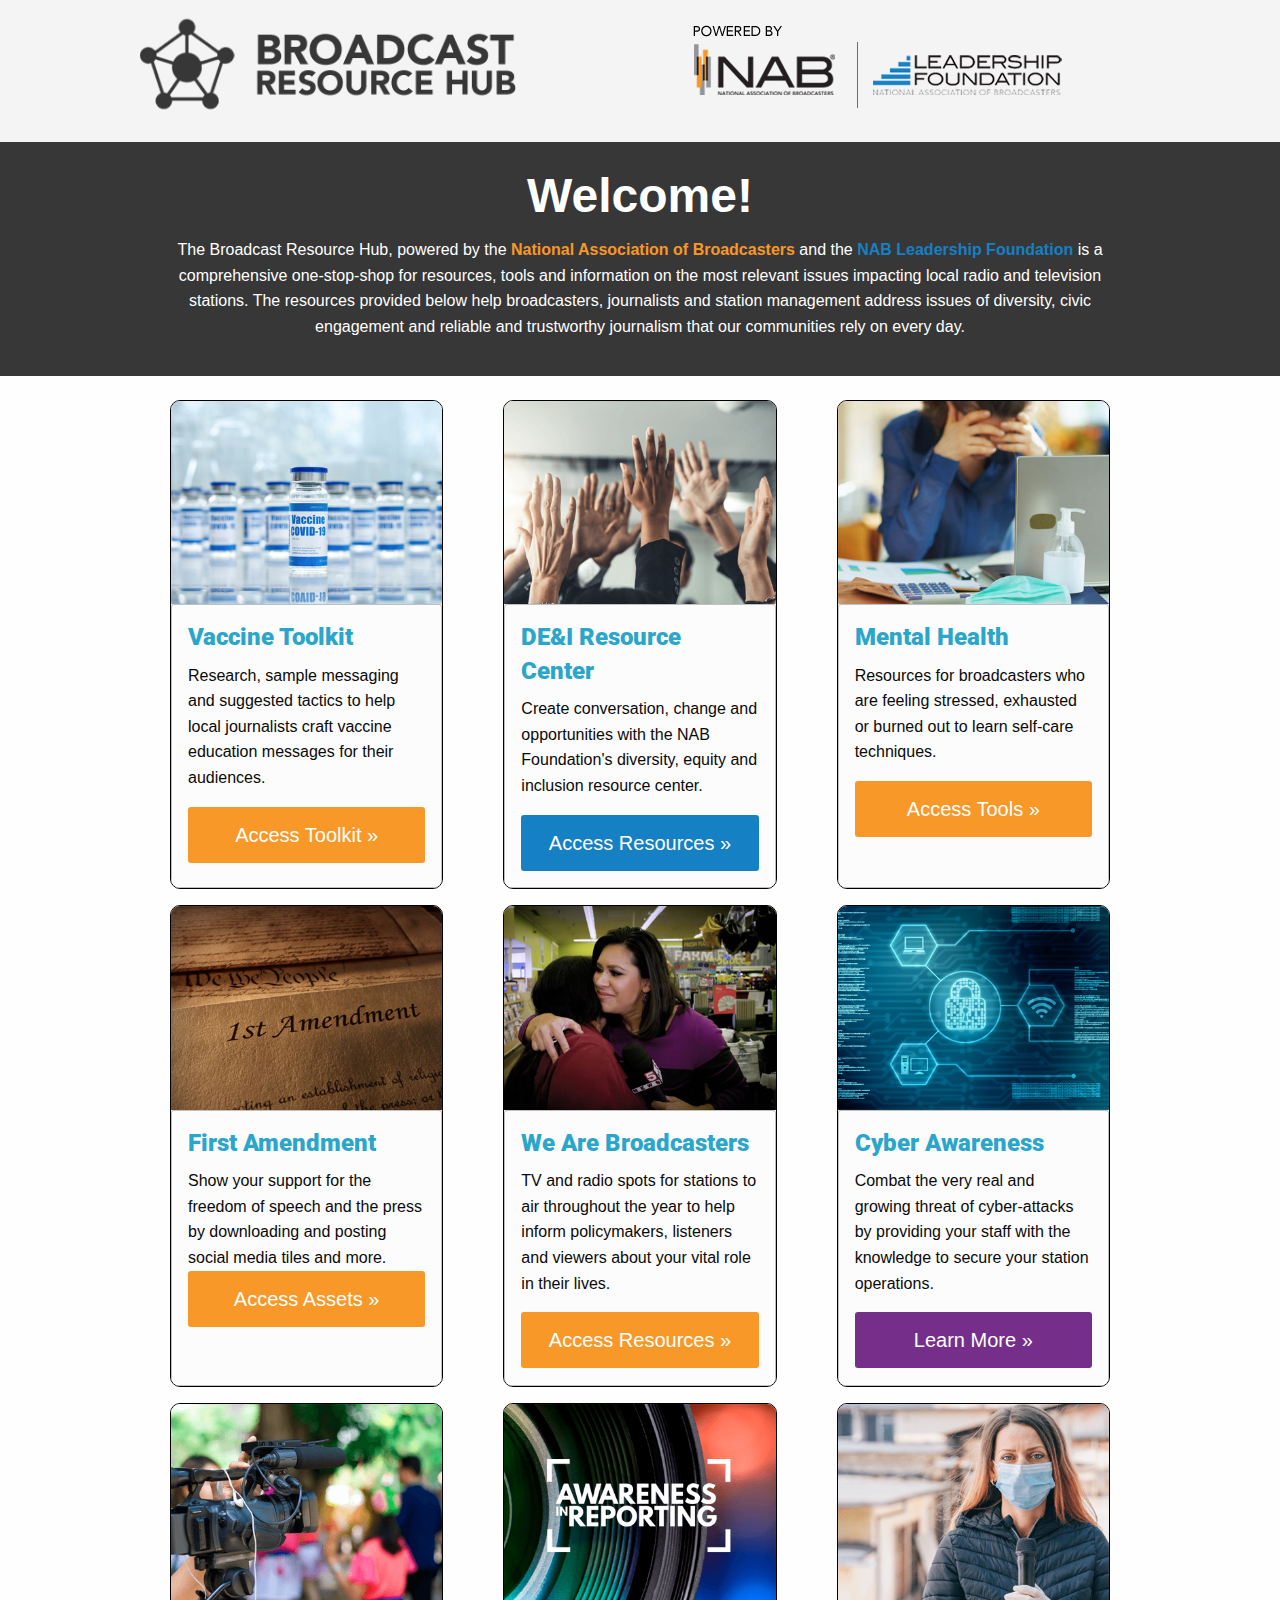
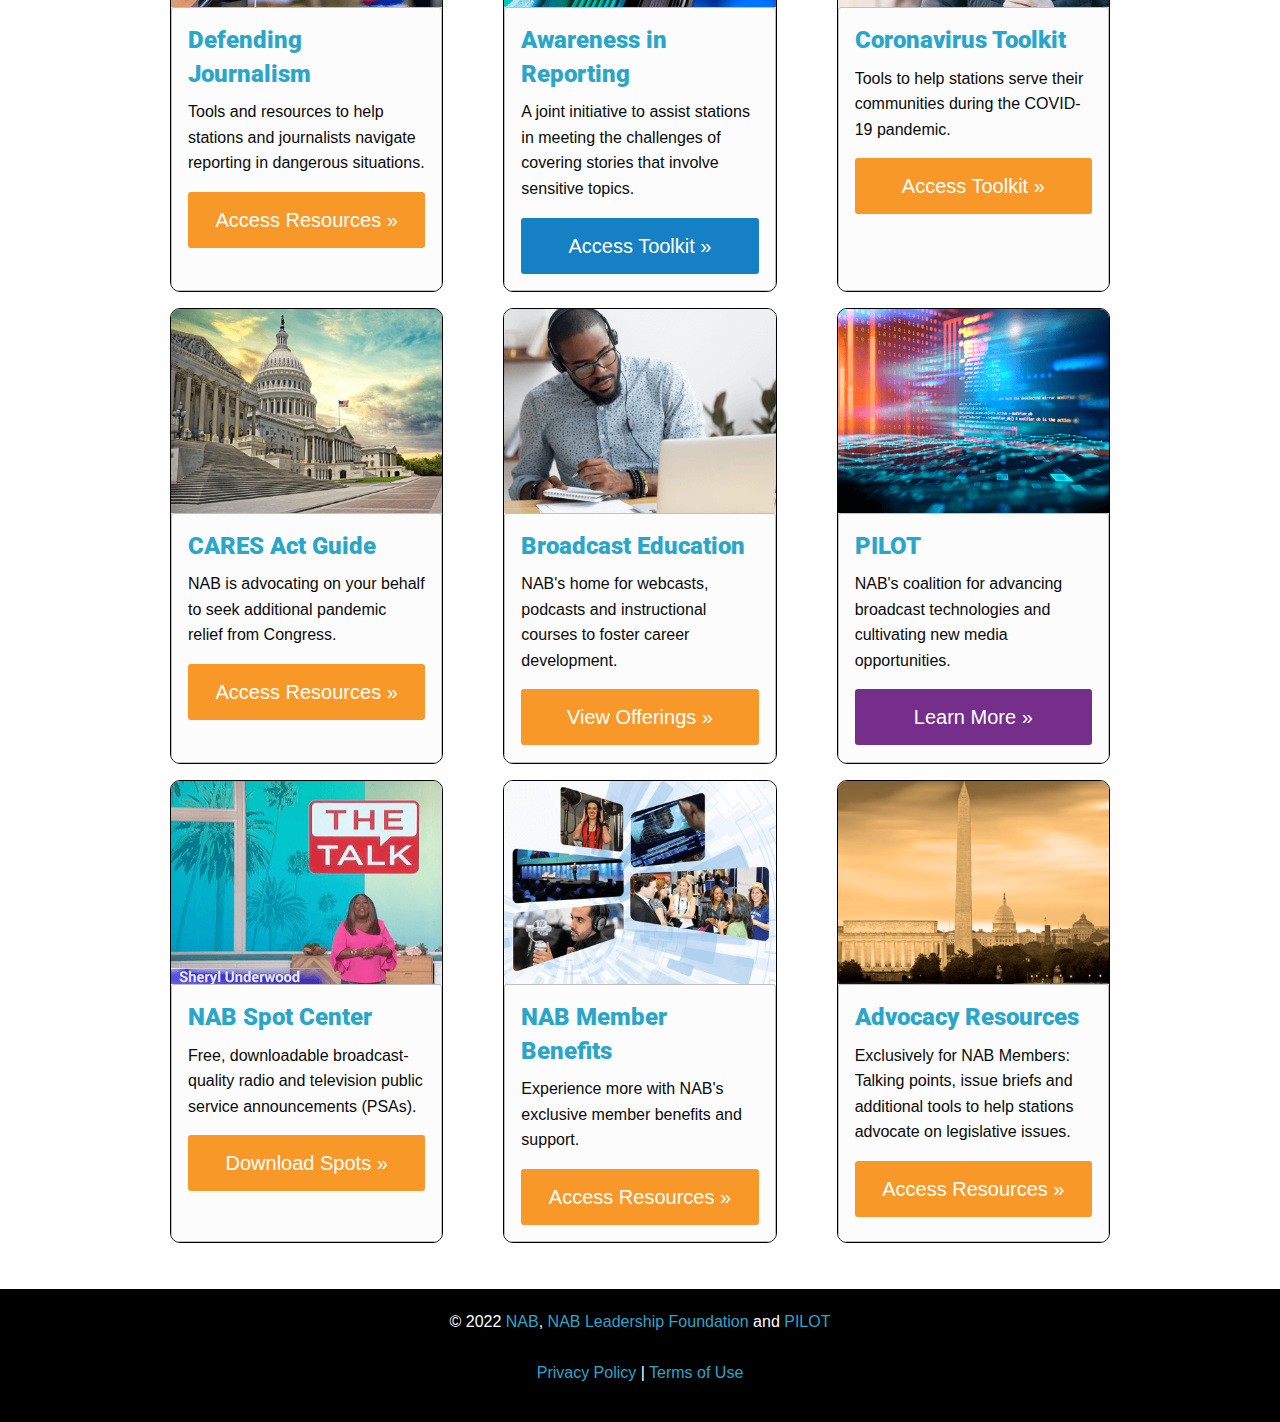
<file: DebugBRH/index.html>
<!doctype html>
<html class="no-js" lang="en" dir="ltr">
<head>
<meta charset="utf-8">
<meta http-equiv="x-ua-compatible" content="ie=edge">
<meta name="viewport" content="width=device-width, initial-scale=1.0">

<meta name="description" content="The Broadcast Resource Hub, powered by NAB and the NAB Leadership Foundation is a comprehensive one-stop-shop for resources, tools and information  on the most relevant issues impacting local radio and television stations. The resources provided below help broadcasters, journalists and station management address issues of diversity, civic engagement and reliable and trustworthy journalism that our communities rely on every day.">
<meta name="keywords" content="">
<meta name="author" content="NAB and NAB Leadership Foundation">

<!--TWITTER SUMMARY CARD-->
<meta name="twitter:card" content="summary_large_image">
<meta name="twitter:title" content="Broadcast Resource Hub">
 
<!--OPEN SOURCE CARD-->
<meta property="og:title" content="Broadcast Resource Hub">
<meta property="og:site_name" content="NAB and NAB Leadership Foundation">
<meta property="og:url" content="http://www.broadcastresourcehub.com">
<meta property="og:description" content="The Broadcast Resource Hub, powered by NAB and the NAB Leadership Foundation is a comprehensive one-stop-shop for resources, tools and information  on the most relevant issues impacting local radio and television stations. The resources provided below help broadcasters, journalists and station management address issues of diversity, civic engagement and reliable and trustworthy journalism that our communities rely on every day.">
<meta property="og:type" content="website">
<meta property="og:image" content="http://www.broadcastresourcehub.com/images/brh_og.png">
<title>Broadcast Resource Hub | Powered by NAB and NAB Foundation</title>
<link rel="stylesheet" href="css/app.css">
<link rel="stylesheet" href="css/foundation.css">
<link rel="stylesheet" href="https://fonts.googleapis.com/css2?family=Nunito:wght@300;400&family=Roboto:wght@900&display=swap">

</head>
<body>

<!-- BRANDING BAR -->
<div class="grid-container-fluid brandingBar">
<div class="grid-container">
<div class="grid-x grid-margin-x grid-padding-x">
<div class="large-6 brandingBarLeft">
<img src="images/brhLogo.png" alt="Broadcast Resource Hub" title="Broadcast Resource Hub">
</div>

<div class="large-6 brandingBarRight">
<img src="images/poweredBy.png" alt="Powered by NAB and NAB Foundation" title="Powered by NAB and NAB Foundation">
</div>
</div>
</div>
</div>
</div>


<!-- INTRO COPY -->
<div class="grid-container-fluid introBox">
<div class="grid-container">
<div class="grid-x grid-padding-x grid-margin-x">
<div class="large-12 cell introBox">
<h1><b>Welcome!</b></h1>
<p>The Broadcast Resource Hub, powered by the <a href="https://www.nab.org" target="_blank" class="intronab"><strong>National Association of Broadcasters</strong></a> and the <a href="https://www.nabfoundation.org" target="_blank" class="intronablf"><strong>NAB Leadership Foundation</strong></a> is a comprehensive one-stop-shop for resources, tools and information  on the most relevant issues impacting local radio and television stations. The resources provided below help broadcasters, journalists and station management address issues of diversity, civic engagement and reliable and trustworthy journalism that our communities rely on every day.</p>
</div>
</div>
</div>
</div>
<br>

<!-- CARD CONTAINER -->
<div class="grid-container">
<div class="grid-x grid-padding-x grid-margin-x" data-equalizer data-equalize-by-row="true" data-equalize-on="medium" id="test-eq">

<!-- INDIVIDUAL CARDS -->

<div class="large-4 medium-6 small-12 cell">
<div class="basic-card">
<div class="basic-card-image grow">
<a href="https://www.nab.org/vaccine/" target="_blank"><img src="images/vaccine.jpg"></a></div>
<div class="basic-card-content content callout secondary" data-equalizer-watch>
<h2 class="card-title"><a href="https://www.nab.org/vaccine" target="_blank">Vaccine Toolkit</a></h2>
<p>Research, sample messaging and suggested tactics to help local journalists craft vaccine education messages for their audiences.</p>

<a href="https://www.nab.org/vaccine" target="_blank" class="button nab expanded large">Access Toolkit &#187;</a>
</div>
</div>
</div>


<div class="large-4 medium-6 small-12 cell">
<div class="basic-card">
<div class="basic-card-image grow">
<a href="https://www.nabfoundation.org/diversity" target="_blank"><img src="images/diversity.png"></a></div>
<div class="basic-card-content content callout secondary" data-equalizer-watch>
<h2 class="card-title"><a href="https://www.nabfoundation.org/diversity" target="_blank">DE&amp;I Resource Center</a></h2>
<p>Create conversation, change and opportunities with the NAB Foundation's diversity, equity and inclusion resource center.</p>

<a href="https://www.nabfoundation.org/diversity" target="_blank" class="button nablf expanded large">Access Resources &#187;</a>

</div>
</div>
</div>

<div class="large-4 medium-6 small-12 cell">
<div class="basic-card">
<div class="basic-card-image grow">
<a href="https://www.nab.org/journalistsmentalHealth/" target="_blank"><img src="images/mentalHealth.jpg"></a></div>
<div class="basic-card-content content callout secondary" data-equalizer-watch>
<h2 class="card-title"><a href="https://www.nab.org/journalistsmentalHealth/" target="_blank">Mental Health</a></h2>
<p>Resources for broadcasters who are feeling stressed, exhausted or burned out to learn self-care techniques.</p>

<a href="https://www.nab.org/journalistsmentalHealth/" target="_blank" class="button nab expanded large">Access Tools &#187;</a>
</div>
</div>
</div>


<div class="large-4 medium-6 small-12 cell">
<div class="basic-card">
<div class="basic-card-image grow">
<a href="https://www.wearebroadcasters.com/firstAmendment/" target="_blank"><img src="images/firstAmendment.jpg"></a></div>
<div class="basic-card-content content callout secondary" data-equalizer-watch>
<h2 class="card-title"><a href="https://www.wearebroadcasters.com/firstAmendment/" target="_blank">First Amendment</a></h2>
<p>Show your support for the freedom of speech and the press by downloading and posting social media tiles and more.

<a href="https://www.wearebroadcasters.com/firstAmendment/" target="_blank" class="button nab expanded large">Access Assets &#187;</a>
</div>
</div>
</div>


<div class="large-4 medium-6 small-12 cell">
<div class="basic-card">
<div class="basic-card-image grow">
<a href="https://www.wearebroadcasters.com/resources/default.asp" target="_blank"><img src="images/wabSpots.jpg"></a></div>
<div class="basic-card-content content callout secondary" data-equalizer-watch>
<h2 class="card-title"><a href="https://www.wearebroadcasters.com/resources/default.asp" target="_blank">We Are Broadcasters</a></h2>
<p>TV and radio spots for stations to air throughout the year to help inform policymakers, listeners and viewers about your vital role in their lives.</p>

<a href="https://www.wearebroadcasters.com/resources" target="_blank" class="button nab expanded large">Access Resources &#187;</a>

</div>
</div>
</div>

<div class="large-4 medium-6 small-12 cell">
<div class="basic-card">
<div class="basic-card-image grow">
<a href="https://nab.org/cybersecurity"><img src="images/cyber.png"></a></div>
<div class="basic-card-content content callout secondary" data-equalizer-watch>
<h2 class="card-title"><a href="https://nab.org/cybersecurity">Cyber Awareness</a></h2>
<p>Combat the very real and growing threat of cyber-attacks by providing your staff with the knowledge to secure your station operations.</p>

<a href="https://nab.org/cybersecurity" class="button pilot expanded large">Learn More &#187;</a>

</div>
</div>
</div>

<div class="large-4 medium-6 small-12 cell">
<div class="basic-card">
<div class="basic-card-image grow">
<a href="https://www.nab.org/journalism" target="_blank"><img src="images/defendingJournalism.png"></a></div>
<div class="basic-card-content content callout secondary" data-equalizer-watch>
<h2 class="card-title"><a href="https://www.nab.org/journalism" target="_blank">Defending Journalism</a></h2>
<p>Tools and resources to help stations and journalists navigate reporting in dangerous situations.</p>

<a href="https://www.nab.org/journalism" target="_blank" class="button nab expanded large">Access Resources &#187;</a>

</div>
</div>
</div>

<div class="large-4 medium-6 small-12 cell">
<div class="basic-card">
<div class="basic-card-image grow">
<a href="http://www.awarenessinreporting.org/" target="_blank"><img src="images/air.png"></a></div>
<div class="basic-card-content content callout secondary" data-equalizer-watch>
<h2 class="card-title"><a href="http://www.awarenessinreporting.org/" target="_blank">Awareness in Reporting</a></h2>
<p>A joint initiative to assist stations in meeting the challenges of covering stories that involve sensitive topics.</p>

<a href="http://www.awarenessinreporting.org" target="_blank" class="button nablf expanded large">Access Toolkit &#187;</a>

</div>
</div>
</div>

<div class="large-4 medium-6 small-12 cell">
<div class="basic-card">
<div class="basic-card-image grow">
<a href="https://www.nab.org/coronavirus" target="_blank"><img src="images/coronavirus.png"></a></div>
<div class="basic-card-content content callout secondary" data-equalizer-watch>
<h2 class="card-title"><a href="https://www.nab.org/coronavirus" target="_blank">Coronavirus Toolkit</a></h2>
<p>Tools to help stations serve their communities during the COVID-19 pandemic.</p>

<a href="https://www.nab.org/coronavirus" target="_blank" class="button nab expanded large">Access Toolkit &#187;</a>

</div>
</div>
</div>


<div class="large-4 medium-6 small-12 cell">
<div class="basic-card">
<div class="basic-card-image grow">
<a href="https://www.nab.org/stimulus" target="_blank"><img src="images/caresAct.png"></a></div>
<div class="basic-card-content content callout secondary" data-equalizer-watch>
<h2 class="card-title"><a href="https://www.nab.org/stimulus" target="_blank">CARES Act Guide</a></h2>
<p>NAB is advocating on your behalf to seek additional pandemic relief from Congress.</p>

<a href="https://www.nab.org/stimulus" target="_blank" class="button nab expanded large">Access Resources &#187;</a>

</div>
</div>
</div>


<div class="large-4 medium-6 small-12 cell">
<div class="basic-card">
<div class="basic-card-image grow">
<a href="https://education.nab.org" target="_blank"><img src="images/broadcastEducation.png"></a></div>
<div class="basic-card-content content callout secondary" data-equalizer-watch>
<h2 class="card-title"><a href="https://education.nab.org" target="_blank">Broadcast Education</a></h2>
<p>NAB's home for webcasts, podcasts and instructional courses to foster career development.</p>
<a href="https://education.nab.org" target="_blank" class="button nab expanded large">View Offerings &#187;</a>

</div>
</div>
</div>


<div class="large-4 medium-6 small-12 cell">
<div class="basic-card">
<div class="basic-card-image grow">
<a href="https://nabpilot.org/" target="_blank"><img src="images/pilot.png"></a></div>
<div class="basic-card-content content callout secondary" data-equalizer-watch>
<h2 class="card-title"><a href="https://nabpilot.org/" target="_blank">PILOT</a></h2>
<p>NAB's coalition for advancing broadcast technologies and cultivating new media opportunities.</p>

<a href="https://nabpilot.org/" target="_blank" class="button pilot expanded large">Learn More &#187;</a>

</div>
</div>
</div>

<div class="large-4 medium-6 small-12 cell">
<div class="basic-card">
<div class="basic-card-image grow">
<a href="https://psa.nab.org/" target="_blank"><img src="images/spotCenter.png"></a></div>
<div class="basic-card-content content callout secondary" data-equalizer-watch>
<h2 class="card-title"><a href="https://psa.nab.org/" target="_blank">NAB Spot Center</a></h2>
<p>Free, downloadable broadcast-quality radio and television public service announcements (PSAs).</p>

<a href="https://psa.nab.org/" target="_blank" class="button nab expanded large">Download Spots &#187;</a>

</div>
</div>
</div>

<div class="large-4 medium-6 small-12 cell">
<div class="basic-card">
<div class="basic-card-image grow">
<a href="https://www.nab.org/memberTools/default.asp" target="_blank"><img src="images/memberResources.png"></a></div>
<div class="basic-card-content content callout secondary" data-equalizer-watch>
<h2 class="card-title"><a href="https://www.nab.org/memberTools/default.asp" target="_blank">NAB Member Benefits</a></h2>
<p>Experience more with NAB's exclusive member benefits and support.</p>

<a href="https://www.nab.org/memberTools/default.asp" target="_blank" class="button nab expanded large">Access Resources &#187;</a>

</div>
</div>
</div>


<div class="large-4 medium-6 small-12 cell">
<div class="basic-card">
<div class="basic-card-image grow">
<a href="https://www.nab.org/advocacy/resources.asp" target="_blank"><img src="images/advocacyResources.png"></a></div>
<div class="basic-card-content content callout secondary" data-equalizer-watch>
<h2 class="card-title"><a href="https://members.nab.org/nabmembers/advocacy-resources/" target="_blank">Advocacy Resources</a></h2>
<p>Exclusively for NAB Members: Talking points, issue briefs and additional tools to help stations advocate on legislative issues.</p>

<a href="https://www.nab.org/memberTools/default.asp" target="_blank" class="button nab expanded large">Access Resources &#187;</a>

</div>
</div>
</div>



</div>
</div>
</div>



<div class="grid-container-fluid footerBar">
<div class="grid-container">
<div class="grid-x grid-padding-x">
<div class="large-12 cell">
<p>&copy; 2022 <a href="https://www.nab.org" target="_blank">NAB</a>, <a href="https://www.nabfoundation.org" target="_blank">NAB Leadership Foundation</a> and <a href="https://www.nabpilot.org" target="_blank">PILOT</a><br><br><a href="https://www.nab.org/about/privacy.asp" target="_blank">Privacy Policy</a> | <a href="https://www.nab.org/about/termsOfUse.asp" target="_blank">Terms of Use</a></p>
</div>
</div>
</div>
</div>



<script src="js/vendor/jquery.js"></script>
<script src="js/vendor/what-input.js"></script>
<script src="js/vendor/foundation.js"></script>
<script src="js/app.js"></script>
</body>
</html>
</file>
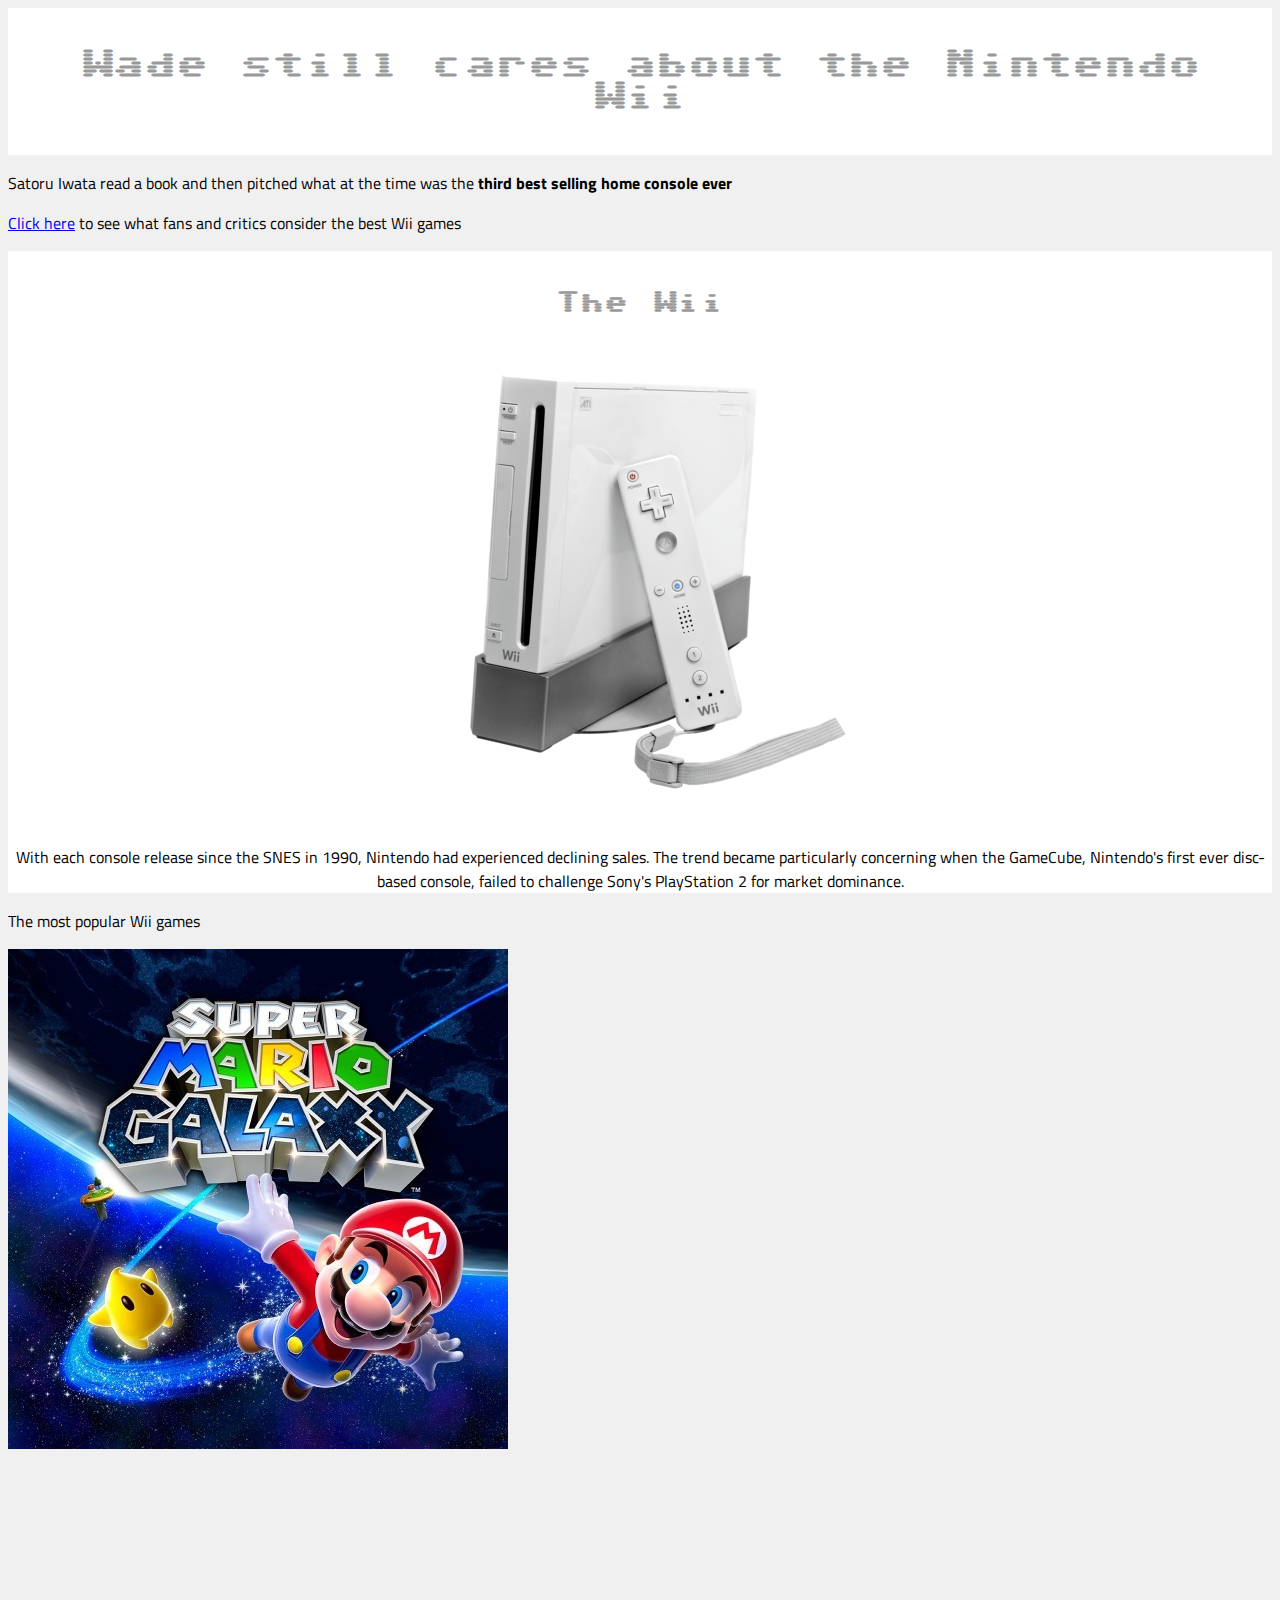
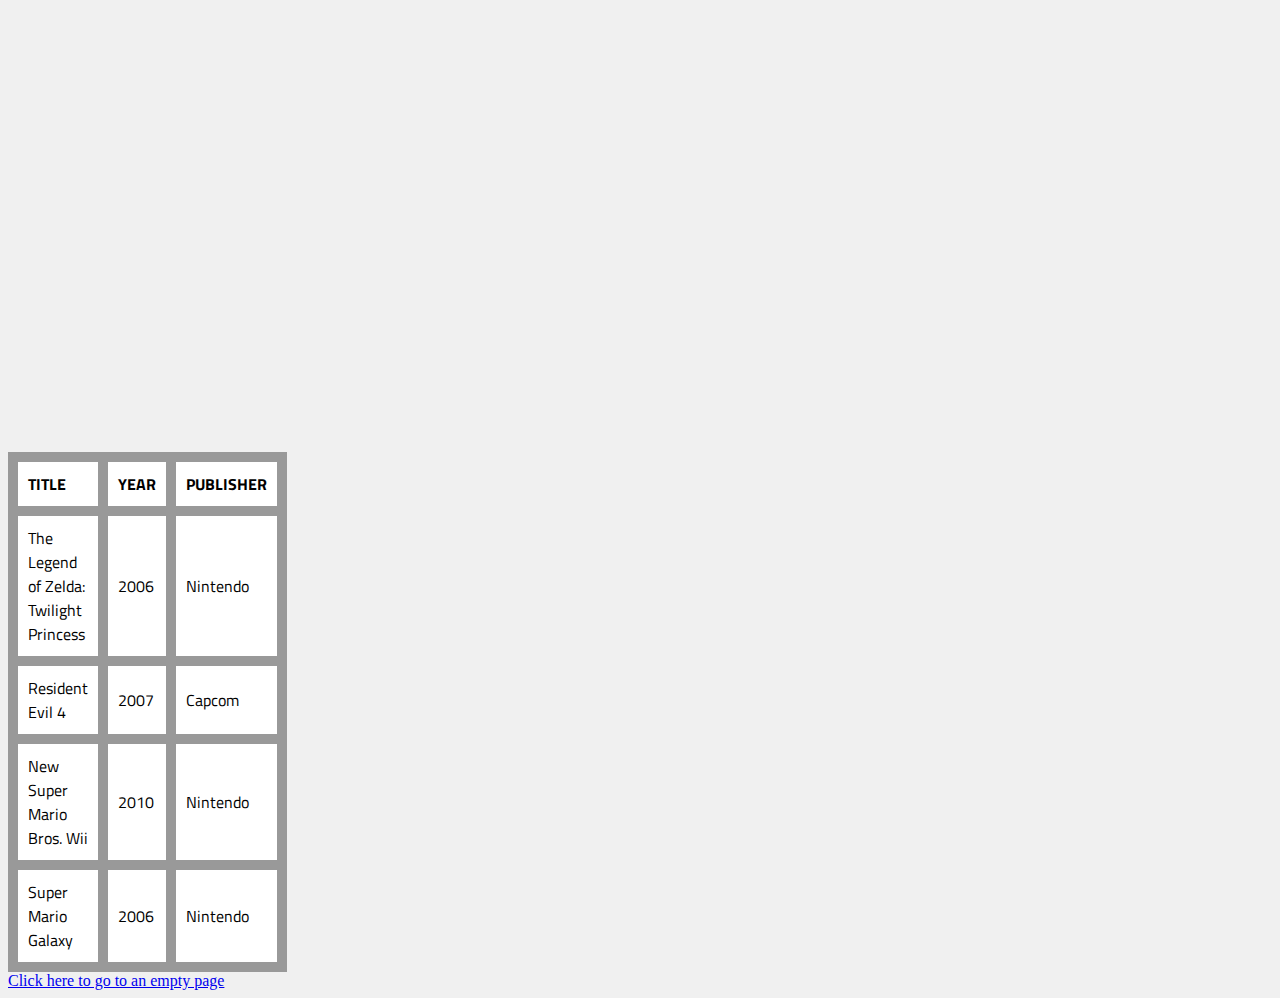
<file: Fansite/index.html>
<!doctype html>

<html lang="en">

<head>
  <meta charset="utf-8">
  <title>I Have Spent Thousands of Dollars on Nonsense | Best of the Nintendo Wii</title>
  <meta name="description" content="This is the description that search engines will display. Aim for 145-155 characters.">
  <meta name="author" content="W. Wade DeVinney II">

  <!-- Link to your JS file -->
  <script src="scripts/script.js"></script>

  <!-- Link to your CSS file -->
  <link rel="stylesheet" href="css/style.css">
  <link rel="preconnect" href="https://fonts.googleapis.com">
<link rel="preconnect" href="https://fonts.gstatic.com" crossorigin>
<link href="https://fonts.googleapis.com/css2?family=Sixtyfour&family=Titillium+Web:wght@200&display=swap" rel="stylesheet">

</head>


<body>
  <div class="headbox">
    <h1>Wade still cares about the Nintendo Wii</h1>
  </div>
  <p>Satoru Iwata read a book and then pitched what at the time was the <strong>third best selling home console ever</strong></p>
  <p><a href="https://www.metacritic.com/browse/game/wii/all/all-time/metascore/?releaseYearMin=1958&releaseYearMax=2024&platform=wii&page=1" target="_blank">Click here</a> to see what fans and critics consider the best Wii games</p>
  

<!--INTRO TO PAGE-->

  <div class="intro">
    <div class="introheader">
      <h2>The Wii</h2>
    </div>
    <div class="Wiipic">
      <a href="https://en.wikipedia.org/wiki/Wii" target="_blank">
        <img src="images/Wii-Console.png" alt="Slab and liability wand">
      </a>
    </div>
    <div class="introtext">
      <p>With each console release since the SNES in 1990, Nintendo had experienced declining sales. The trend became particularly concerning when the GameCube, Nintendo's first ever disc-based console, failed to challenge Sony's PlayStation 2 for market dominance.</p>
    </div>
  </div>
  
  <p>The most popular Wii games</p>
  <img src="images/6-1-595365-52.jpg" alt="I am being held here against my will">
  <iframe width="1022" height="575" src="https://www.youtube.com/embed/iFAT6BqhE5A" title="Super Mario Galaxy - Complete Walkthrough (Full Game)" frameborder="0" allow="accelerometer; autoplay; clipboard-write; encrypted-media; gyroscope; picture-in-picture; web-share" allowfullscreen></iframe>

  <table width="100" border="0.5" cellspacing="10" cellpadding="10">
    <tr>
      <td width="25%"><strong>TITLE</strong></td>
      <td width="50%"><strong>YEAR</strong></td>
      <td width="25%"><strong>PUBLISHER</strong></td>
    </tr>
    <tr>
      <td>The Legend of Zelda: Twilight Princess</td>
      <td>2006</td>
      <td>Nintendo</td>
    </tr>
    <tr>
      <td>Resident Evil 4</td>
      <td>2007</td>
      <td>Capcom</td>
    </tr>
    <tr>
      <td>New Super Mario Bros. Wii</td>
      <td>2010</td>
      <td>Nintendo</td>
    </tr>
    <tr>
      <td>Super Mario Galaxy</td>
      <td>2006</td>
      <td>Nintendo</td>
    </tr>
  </table>
  <a href="index2.html">Click here to go to an empty page</a>
</body>

</html>
</file>
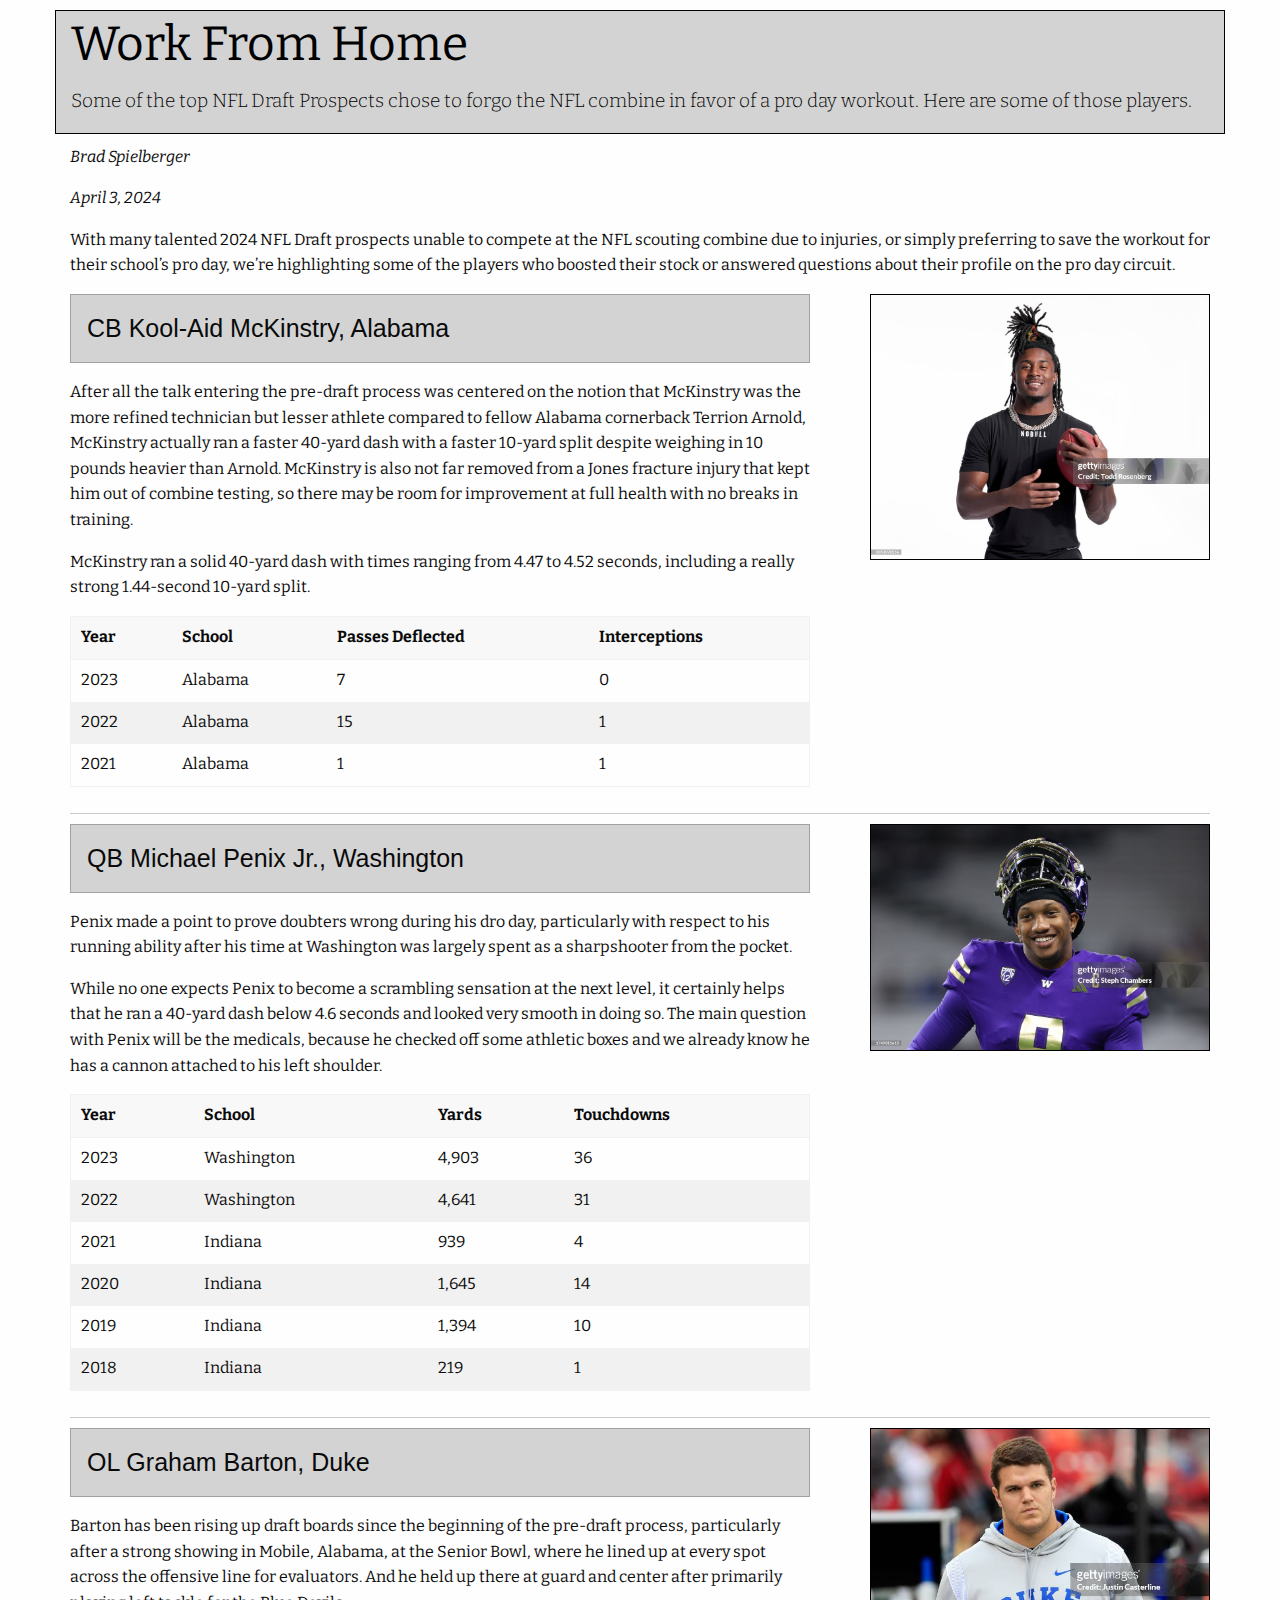
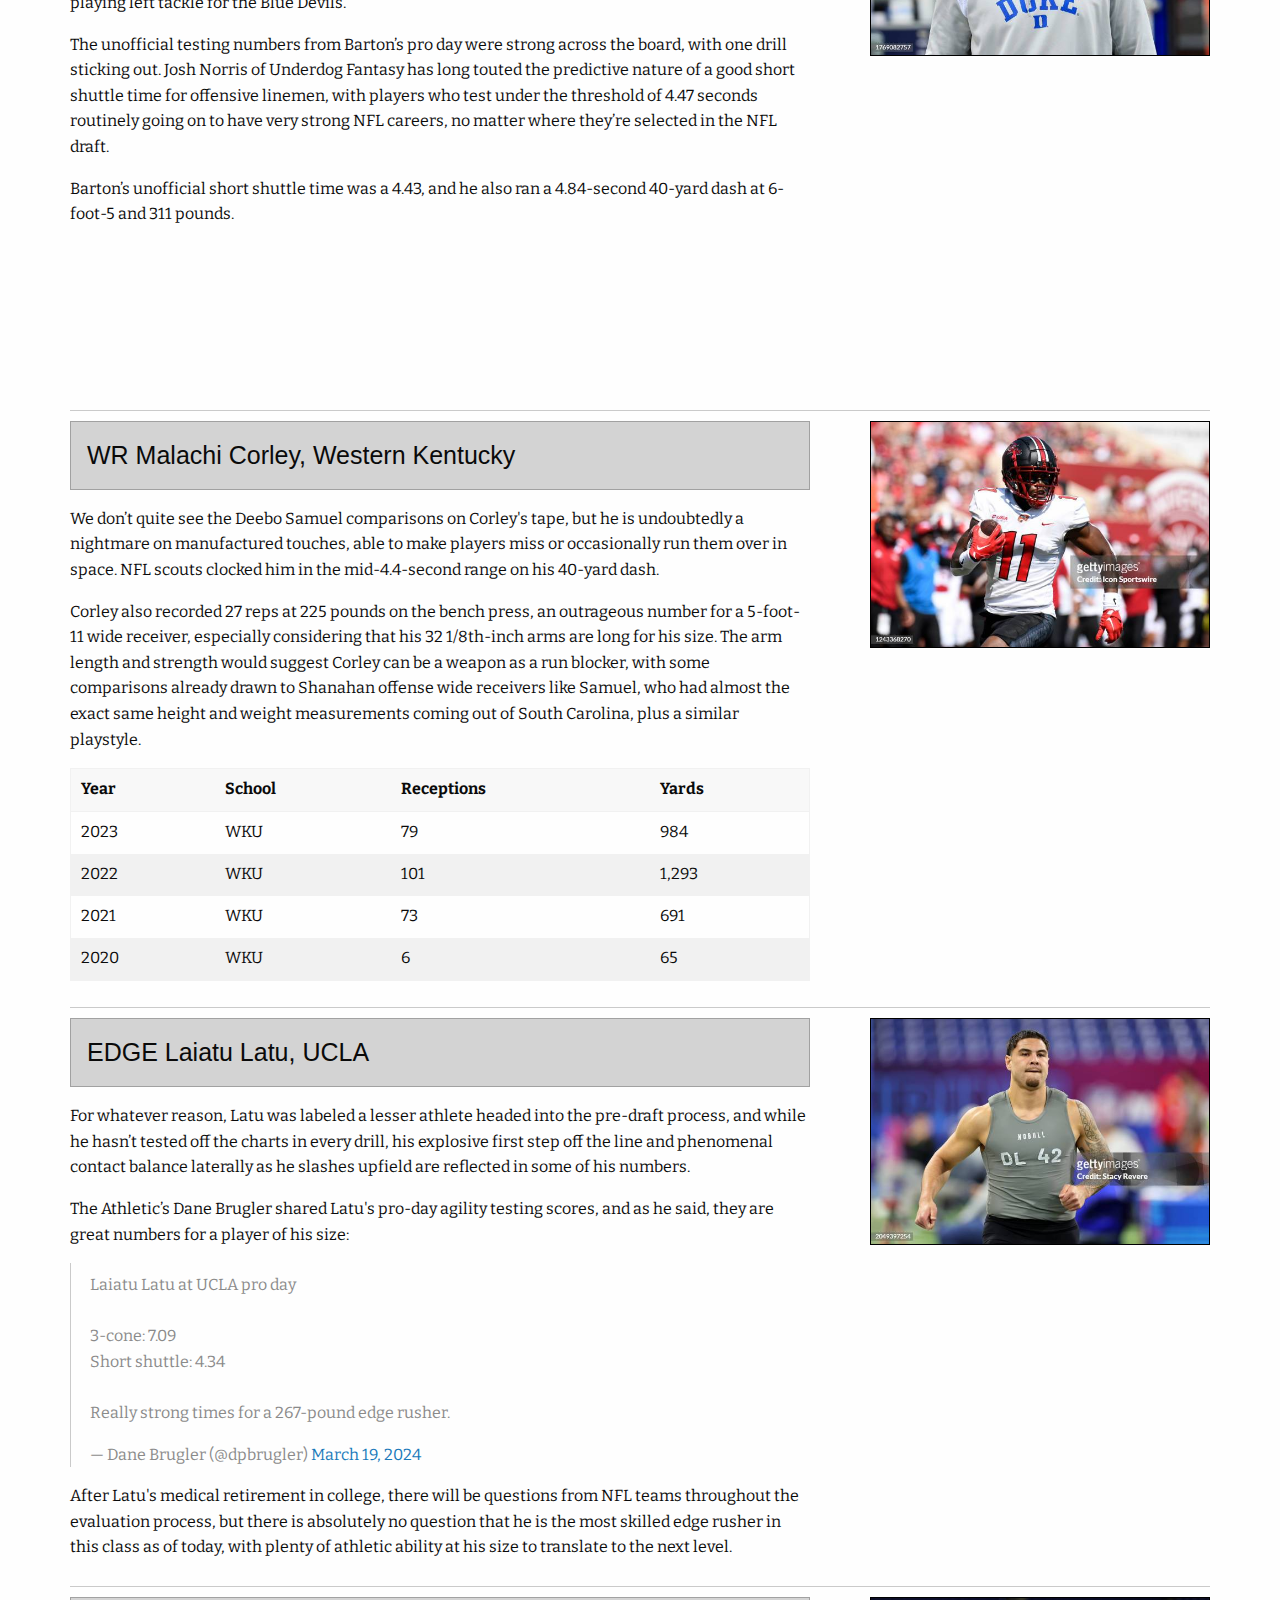
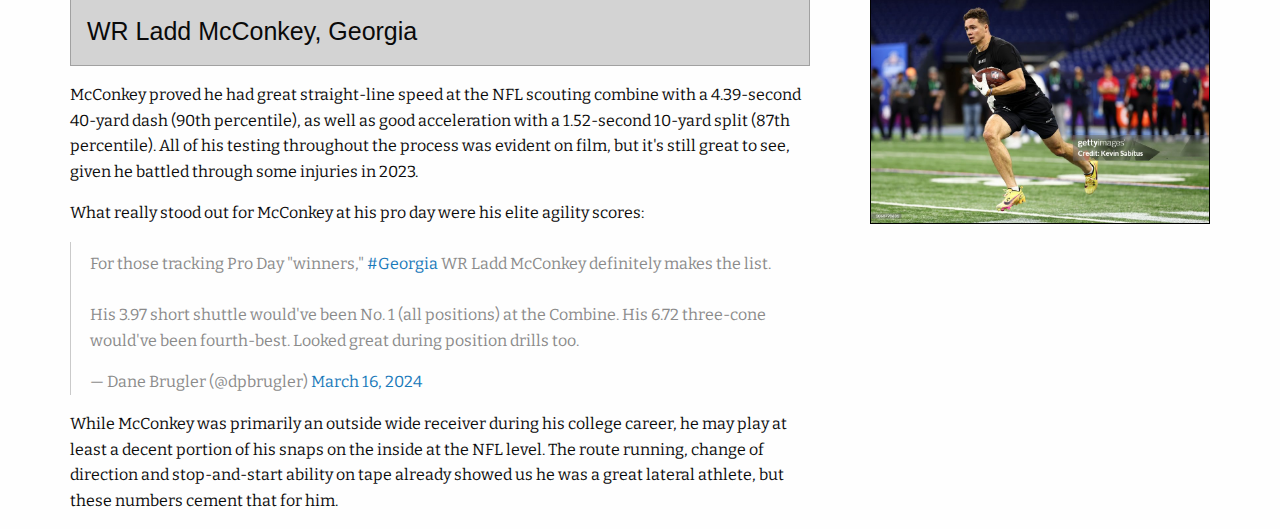
<file: Midterm/index.html>
<!doctype html>
<html class="no-js" lang="en" dir="ltr">
<head>
<meta charset="utf-8">
<meta http-equiv="x-ua-compatible" content="ie=edge">
<meta name="viewport" content="width=device-width, initial-scale=1.0">
<title>Work From Home</title>
<link rel="stylesheet" href="css/foundation.css">
<link rel="stylesheet" href="css/app.css">
<link rel="preconnect" href="https://fonts.googleapis.com">
<link rel="preconnect" href="https://fonts.gstatic.com" crossorigin>
<link href="https://fonts.googleapis.com/css2?family=Bitter:ital,wght@0,100..900;1,100..900&family=Comfortaa:wght@300..700&family=Poppins:ital,wght@0,100;0,200;0,300;0,400;0,500;0,600;0,700;0,800;0,900;1,100;1,200;1,300;1,400;1,500;1,600;1,700;1,800;1,900&display=swap" rel="stylesheet">
</head>
<div class="grid-container-fluid">
    <div class="grid-container">
        <div class="grid-x grid-padding-x grid-margin-x">
            <div class="large-12 medium-12 small-12 cell pageHeader">
                <h1 class="headerText">Work From Home</h1>
                <p class="customSubhead">Some of the top NFL Draft Prospects chose to forgo the NFL combine in favor of a pro day workout. Here are some of those players.</p>
            </div>
            <div class="large-12 medium-12 small-12 cell">
                <p><em>Brad Spielberger</em></p>
                <p><em>April 3, 2024</em></p>
            </div>
            <div class="large-12 medium-12 small-12 cell">
                <p>With many talented 2024 NFL Draft prospects unable to compete at the NFL scouting combine due to injuries, or simply preferring to save the workout for their school’s pro day, we’re highlighting some of the players who boosted their stock or answered questions about their profile on the pro day circuit.</p>
            </div>
        </div>
    </div>
</div>
<div class="grid-container">
    <div class="grid-x grid-padding-x grid-margin-x">
        <div class="large-8 medium-6 small-12 cell playerBlock" id="kam" data-something>
            <div class="callout customCallout">
                <h4> CB Kool-Aid McKinstry, Alabama</h4>
            </div>
            <p id="kamPara1">After all the talk entering the pre-draft process was centered on the notion that McKinstry was the more refined technician but lesser athlete compared to fellow Alabama cornerback Terrion Arnold, McKinstry actually ran a faster 40-yard dash with a faster 10-yard split despite weighing in 10 pounds heavier than Arnold. McKinstry is also not far removed from a Jones fracture injury that kept him out of combine testing, so there may be room for improvement at full health with no breaks in training.</p>
            <p>McKinstry ran a solid 40-yard dash with times ranging from 4.47 to 4.52 seconds, including a really strong 1.44-second 10-yard split.</p>
            <table>
                <thead>
                  <tr>
                    <th>Year</th>
                    <th>School</th>
                    <th>Passes Deflected</th>
                    <th>Interceptions</th>
                  </tr>
                </thead>
                <tbody>
                  <tr>
                    <td>2023</td>
                    <td>Alabama</td>
                    <td>7</td>
                    <td>0</td>
                  </tr>
                  <tr>
                    <td>2022</td>
                    <td>Alabama</td>
                    <td>15</td>
                    <td>1</td>
                  </tr>
                  <tr>
                    <td>2021</td>
                    <td>Alabama</td>
                    <td>1</td>
                    <td>1</td>
                  </tr>
                </tbody>
              </table>
        </div>
        <div class="large-4 medium-6 small-12 cell" data-sticky-container>
            <div class="sticky" data-sticky data-margin-top="6" data-anchor="kam">
                <img src="images/KoolAidMcKinstry.jpeg" class="luigiController">
            </div>
        </div>
        <div class="large-12 medium-12 small-12 cell">
            <hr>
        </div>
        <div class="large-8 medium-6 small-12 cell playerBlock" id="mpj" data-something>
            <div class="callout customCallout">
                <h4>QB Michael Penix Jr., Washington</h4>
            </div>
            <p id="mpjPara1">Penix made a point to prove doubters wrong during his dro day, particularly with respect to his running ability after his time at Washington was largely spent as a sharpshooter from the pocket.</p>
            <p>While no one expects Penix to become a scrambling sensation at the next level, it certainly helps that he ran a 40-yard dash below 4.6 seconds and looked very smooth in doing so. The main question with Penix will be the medicals, because he checked off some athletic boxes and we already know he has a cannon attached to his left shoulder.</p>
            <table>
                <thead>
                  <tr>
                    <th>Year</th>
                    <th>School</th>
                    <th>Yards</th>
                    <th>Touchdowns</th>
                  </tr>
                </thead>
                <tbody>
                  <tr>
                    <td>2023</td>
                    <td>Washington</td>
                    <td>4,903</td>
                    <td>36</td>
                  </tr>
                  <tr>
                    <td>2022</td>
                    <td>Washington</td>
                    <td>4,641</td>
                    <td>31</td>
                  </tr>
                  <tr>
                    <td>2021</td>
                    <td>Indiana</td>
                    <td>939</td>
                    <td>4</td>
                  </tr>
                  <tr>
                    <td>2020</td>
                    <td>Indiana</td>
                    <td>1,645</td>
                    <td>14</td>
                  </tr>
                  <tr>
                    <td>2019</td>
                    <td>Indiana</td>
                    <td>1,394</td>
                    <td>10</td>
                  </tr>
                  <tr>
                    <td>2018</td>
                    <td>Indiana</td>
                    <td>219</td>
                    <td>1</td>
                  </tr>
                </tbody>
              </table>
        </div>
        <div class="large-4 medium-6 small-12 cell" data-sticky-container>
            <div class="sticky" data-sticky data-margin-top="6" data-anchor="mpj">
                <img src="images/MichaelPenixJr.jpeg" class="luigiController">
            </div>
        </div>
        <div class="large-12 medium-12 small-12 cell">
            <hr>
        </div>
        <div class="large-8 medium-6 small-12 cell playerBlock" id="gb" data-something>
            <div class="callout customCallout">
                <h4>OL Graham Barton, Duke</h4>
            </div>
            <p id="gbPara1">Barton has been rising up draft boards since the beginning of the pre-draft process, particularly after a strong showing in Mobile, Alabama, at the Senior Bowl, where he lined up at every spot across the offensive line for evaluators. And he held up there at guard and center after primarily playing left tackle for the Blue Devils.</p>
            <p>The unofficial testing numbers from Barton’s pro day were strong across the board, with one drill sticking out. Josh Norris of Underdog Fantasy has long touted the predictive nature of a good short shuttle time for offensive linemen, with players who test under the threshold of 4.47 seconds routinely going on to have very strong NFL careers, no matter where they’re selected in the NFL draft.</p>
            <p>Barton’s unofficial short shuttle time was a 4.43, and he also ran a 4.84-second 40-yard dash at 6-foot-5 and 311 pounds.</p>
            <iframe size="150%" src="https://www.youtube.com/embed/H7nGkHeAlc0" title="Graham Barton Left Tackle Highlights" frameborder="0" allow="accelerometer; autoplay; clipboard-write; encrypted-media; gyroscope; picture-in-picture; web-share" referrerpolicy="strict-origin-when-cross-origin" allowfullscreen></iframe>
        </div>
        <div class="large-4 medium-6 small-12 cell" data-sticky-container>
            <div class="sticky" data-sticky data-margin-top="6" data-anchor="gb">
                <img src="images/GrahamBarton.jpeg" class="luigiController">
            </div>
        </div>
        <div class="large-12 medium-12 small-12 cell">
            <hr>
        </div>
        <div class="large-8 medium-6 small-12 cell playerBlock" id="mc" data-something>
            <div class="callout customCallout">
                <h4>WR Malachi Corley, Western Kentucky</h4>
            </div>
            <p id="mcPara1">We don’t quite see the Deebo Samuel comparisons on Corley's tape, but he is undoubtedly a nightmare on manufactured touches, able to make players miss or occasionally run them over in space. NFL scouts clocked him in the mid-4.4-second range on his 40-yard dash.</p>
            <p>Corley also recorded 27 reps at 225 pounds on the bench press, an outrageous number for a 5-foot-11 wide receiver, especially considering that his 32 1/8th-inch arms are long for his size. The arm length and strength would suggest Corley can be a weapon as a run blocker, with some comparisons already drawn to Shanahan offense wide receivers like Samuel, who had almost the exact same height and weight measurements coming out of South Carolina, plus a similar playstyle.</p>
            <table>
                <thead>
                  <tr>
                    <th>Year</th>
                    <th>School</th>
                    <th>Receptions</th>
                    <th>Yards</th>
                  </tr>
                </thead>
                <tbody>
                  <tr>
                    <td>2023</td>
                    <td>WKU</td>
                    <td>79</td>
                    <td>984</td>
                  </tr>
                  <tr>
                    <td>2022</td>
                    <td>WKU</td>
                    <td>101</td>
                    <td>1,293</td>
                  </tr>
                  <tr>
                    <td>2021</td>
                    <td>WKU</td>
                    <td>73</td>
                    <td>691</td>
                  </tr>
                  <tr>
                    <td>2020</td>
                    <td>WKU</td>
                    <td>6</td>
                    <td>65</td>
                  </tr>
                </tbody>
              </table>
        </div>
        <div class="large-4 medium-6 small-12 cell" data-sticky-container>
            <div class="sticky" data-sticky data-margin-top="6" data-anchor="mc">
                <img src="images/MalachiCorley.jpeg" class="luigiController">
            </div>
        </div>
        <div class="large-12 medium-12 small-12 cell">
            <hr>
        </div>
        <div class="large-8 medium-6 small-12 cell playerBlock" id="ll" data-something>
            <div class="callout customCallout">
                <h4>EDGE Laiatu Latu, UCLA</h4>
            </div>
            <p id="llPara1">For whatever reason, Latu was labeled a lesser athlete headed into the pre-draft process, and while he hasn’t tested off the charts in every drill, his explosive first step off the line and phenomenal contact balance laterally as he slashes upfield are reflected in some of his numbers.</p>
            <p>The Athletic’s Dane Brugler shared Latu's pro-day agility testing scores, and as he said, they are great numbers for a player of his size:</p>
            <blockquote class="twitter-tweet"><p lang="en" dir="ltr">Laiatu Latu at UCLA pro day<br><br>3-cone: 7.09<br>Short shuttle: 4.34<br><br>Really strong times for a 267-pound edge rusher.</p>&mdash; Dane Brugler (@dpbrugler) <a href="https://twitter.com/dpbrugler/status/1769889797688967633?ref_src=twsrc%5Etfw">March 19, 2024</a></blockquote> <script async src="https://platform.twitter.com/widgets.js" charset="utf-8"></script>
            <p>After Latu's medical retirement in college, there will be questions from NFL teams throughout the evaluation process, but there is absolutely no question that he is the most skilled edge rusher in this class as of today, with plenty of athletic ability at his size to translate to the next level.</p>
        </div>
        <div class="large-4 medium-6 small-12 cell" data-sticky-container>
            <div class="sticky" data-sticky data-margin-top="6" data-anchor="ll">
                <img src="images/LaiatuLatu.jpeg" class="luigiController">
            </div>
        </div>
        <div class="large-12 medium-12 small-12 cell">
            <hr>
        </div>
        <div class="large-8 medium-6 small-12 cell playerBlock" id="lm" data-something>
            <div class="callout customCallout">
                <h4>WR Ladd McConkey, Georgia</h4>
            </div>
            <p id="lmPara1">McConkey proved he had great straight-line speed at the NFL scouting combine with a 4.39-second 40-yard dash (90th percentile), as well as good acceleration with a 1.52-second 10-yard split (87th percentile). All of his testing throughout the process was evident on film, but it's still great to see, given he battled through some injuries in 2023.</p>
            <p>What really stood out for McConkey at his pro day were his elite agility scores:</p>
            <blockquote class="twitter-tweet"><p lang="en" dir="ltr">For those tracking Pro Day &quot;winners,&quot; <a href="https://twitter.com/hashtag/Georgia?src=hash&amp;ref_src=twsrc%5Etfw">#Georgia</a> WR Ladd McConkey definitely makes the list.<br><br>His 3.97 short shuttle would&#39;ve been No. 1 (all positions) at the Combine. His 6.72 three-cone would&#39;ve been fourth-best. Looked great during position drills too.</p>&mdash; Dane Brugler (@dpbrugler) <a href="https://twitter.com/dpbrugler/status/1769027101666017522?ref_src=twsrc%5Etfw">March 16, 2024</a></blockquote> <script async src="https://platform.twitter.com/widgets.js" charset="utf-8"></script>
            <p>While McConkey was primarily an outside wide receiver during his college career, he may play at least a decent portion of his snaps on the inside at the NFL level. The route running, change of direction and stop-and-start ability on tape already showed us he was a great lateral athlete, but these numbers cement that for him.</p>
        </div>
        <div class="large-4 medium-6 small-12 cell" data-sticky-container>
            <div class="sticky" data-sticky data-margin-top="6" data-anchor="lm">
                <img src="images/LaddMcConkey.jpeg" class="luigiController">
            </div>
        </div>
    </div>
</div>
<body>







<script src="js/vendor/jquery.js"></script>
<script src="js/vendor/what-input.js"></script>
<script src="js/vendor/foundation.js"></script>
<script src="js/app.js"></script>
</body>
</html>
</file>
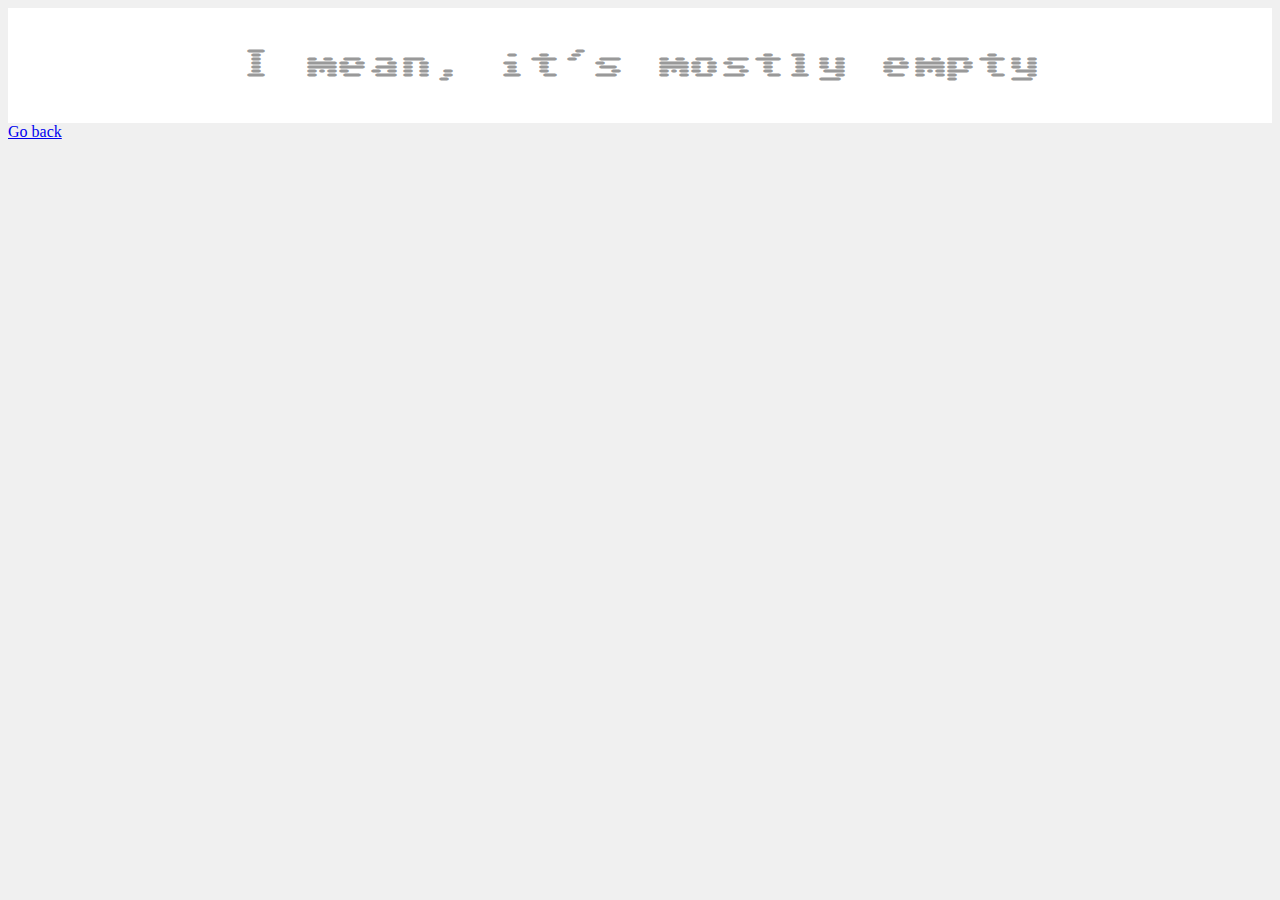
<file: Fansite/index2.html>
<!doctype html>

<html lang="en">

<head>
  <meta charset="utf-8">
  <title>I Have Spent Thousands of Dollars on Nonsense | Best of the Nintendo Wii</title>
  <meta name="description" content="This is the description that search engines will display. Aim for 145-155 characters.">
  <meta name="author" content="W. Wade DeVinney II">

  <!-- Link to your JS file -->
  <script src="scripts/script.js"></script>

  <!-- Link to your CSS file -->
  <link rel="stylesheet" href="css/style.css">
  <link rel="preconnect" href="https://fonts.googleapis.com">
<link rel="preconnect" href="https://fonts.gstatic.com" crossorigin>
<link href="https://fonts.googleapis.com/css2?family=Sixtyfour&family=Titillium+Web:wght@200&display=swap" rel="stylesheet">

</head>


<body>
  <div class="headbox">
    <h1>I mean, it's mostly empty</h1>
  </div>
  
  <a href="index.html">Go back</a>
</body>

</html>
</file>
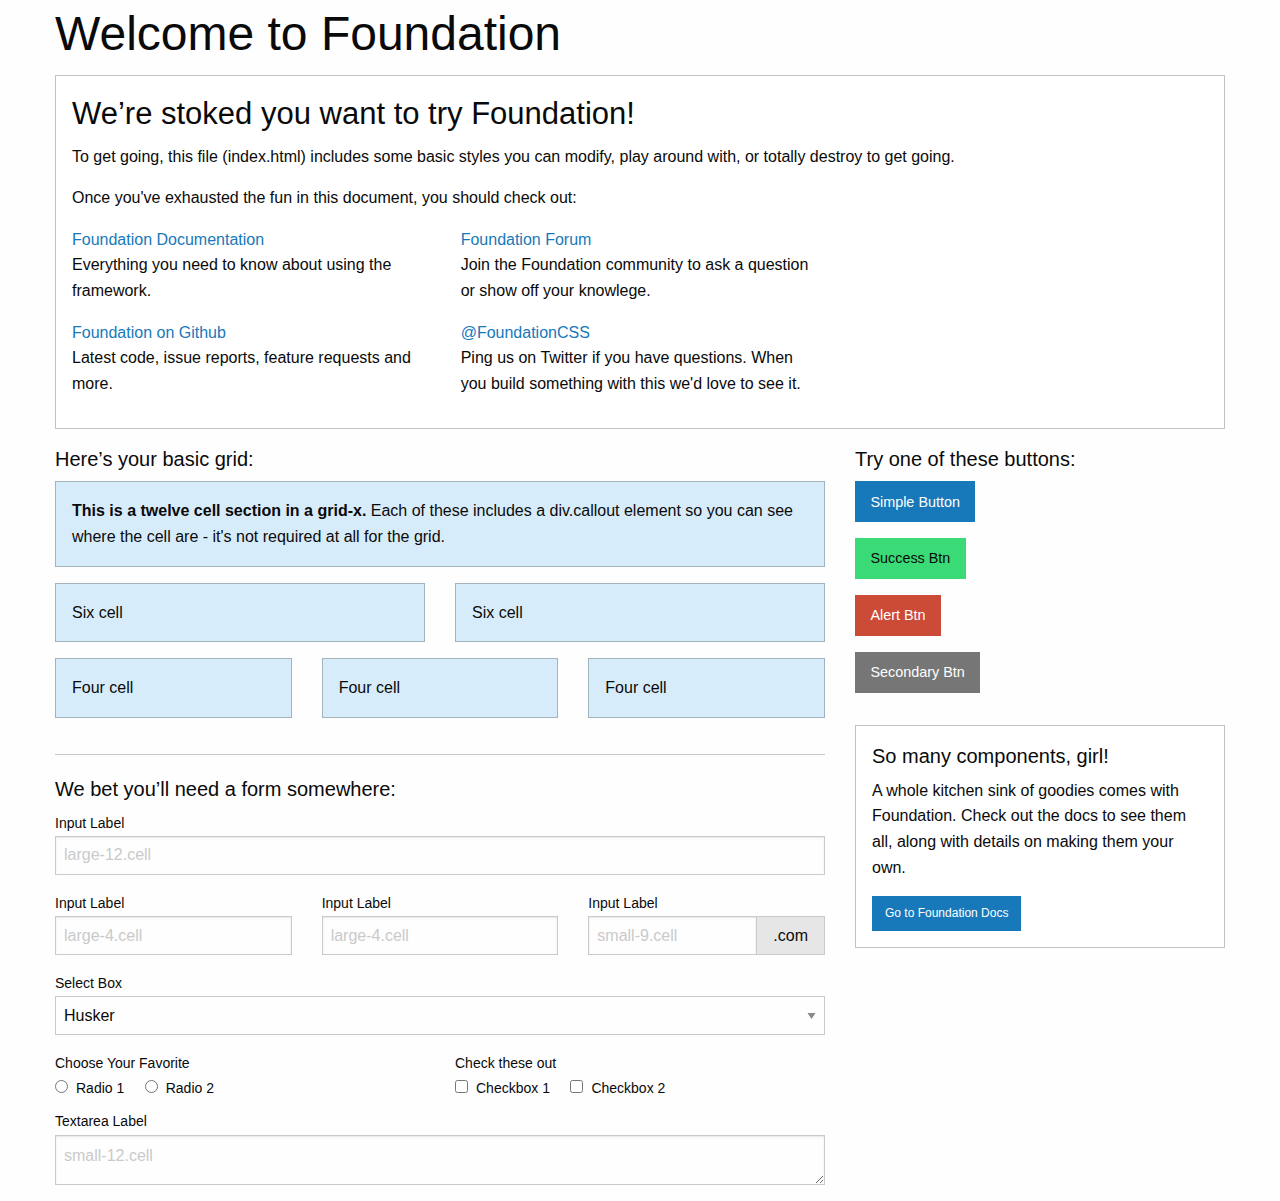
<file: FinalProject/index_use-for-reference-only.html>
<!doctype html>
<html class="no-js" lang="en" dir="ltr">
  <head>
    <meta charset="utf-8">
    <meta http-equiv="x-ua-compatible" content="ie=edge">
    <meta name="viewport" content="width=device-width, initial-scale=1.0">
    <title>Foundation for Sites</title>
    <link rel="stylesheet" href="css/foundation.css">
    <link rel="stylesheet" href="css/app.css">
  </head>
<body>

    <div class="grid-container">
      <div class="grid-x grid-padding-x">
        <div class="large-12 cell">
          <h1>Welcome to Foundation</h1>
        </div>
      </div>

      <div class="grid-x grid-padding-x">
        <div class="large-12 cell">
          <div class="callout">
            <h3>We&rsquo;re stoked you want to try Foundation! </h3>
            <p>To get going, this file (index.html) includes some basic styles you can modify, play around with, or totally destroy to get going.</p>
            <p>Once you've exhausted the fun in this document, you should check out:</p>
            <div class="grid-x grid-padding-x">
              <div class="large-4 medium-4 cell">
                <p><a href="https://get.foundation/sites/docs/">Foundation Documentation</a><br />Everything you need to know about using the framework.</p>
              </div>
              <div class="large-4 medium-4 cell">
                <p><a href="https://github.com/foundation/foundation-sites/discussions">Foundation Forum</a><br />Join the Foundation community to ask a question or show off your knowlege.</p>
              </div>
            </div>
            <div class="grid-x grid-padding-x">
              <div class="large-4 medium-4 medium-push-2 cell">
                <p><a href="https://github.com/foundation/foundation-sites">Foundation on Github</a><br />Latest code, issue reports, feature requests and more.</p>
              </div>
              <div class="large-4 medium-4 medium-pull-2 cell">
                <p><a href="https://twitter.com/FoundationCSS">@FoundationCSS</a><br />Ping us on Twitter if you have questions. When you build something with this we'd love to see it.</p>
              </div>
            </div>
          </div>
        </div>
      </div>

      <div class="grid-x grid-padding-x">
        <div class="large-8 medium-8 cell">
          <h5>Here&rsquo;s your basic grid:</h5>
          <!-- Grid Example -->

          <div class="grid-x grid-padding-x">
            <div class="large-12 cell">
              <div class="primary callout">
                <p><strong>This is a twelve cell section in a grid-x.</strong> Each of these includes a div.callout element so you can see where the cell are - it's not required at all for the grid.</p>
              </div>
            </div>
          </div>
          <div class="grid-x grid-padding-x">
            <div class="large-6 medium-6 cell">
              <div class="primary callout">
                <p>Six cell</p>
              </div>
            </div>
            <div class="large-6 medium-6 cell">
              <div class="primary callout">
                <p>Six cell</p>
              </div>
            </div>
          </div>
          <div class="grid-x grid-padding-x">
            <div class="large-4 medium-4 small-4 cell">
              <div class="primary callout">
                <p>Four cell</p>
              </div>
            </div>
            <div class="large-4 medium-4 small-4 cell">
              <div class="primary callout">
                <p>Four cell</p>
              </div>
            </div>
            <div class="large-4 medium-4 small-4 cell">
              <div class="primary callout">
                <p>Four cell</p>
              </div>
            </div>
          </div>

          <hr />

          <h5>We bet you&rsquo;ll need a form somewhere:</h5>
          <form>
            <div class="grid-x grid-padding-x">
              <div class="large-12 cell">
                <label>Input Label</label>
                <input type="text" placeholder="large-12.cell" />
              </div>
            </div>
            <div class="grid-x grid-padding-x">
              <div class="large-4 medium-4 cell">
                <label>Input Label</label>
                <input type="text" placeholder="large-4.cell" />
              </div>
              <div class="large-4 medium-4 cell">
                <label>Input Label</label>
                <input type="text" placeholder="large-4.cell" />
              </div>
              <div class="large-4 medium-4 cell">
                <div class="grid-x">
                  <label>Input Label</label>
                  <div class="input-group">
                    <input type="text" placeholder="small-9.cell" class="input-group-field" />
                    <span class="input-group-label">.com</span>
                  </div>
                </div>
              </div>
            </div>
            <div class="grid-x grid-padding-x">
              <div class="large-12 cell">
                <label>Select Box</label>
                <select>
                  <option value="husker">Husker</option>
                  <option value="starbuck">Starbuck</option>
                  <option value="hotdog">Hot Dog</option>
                  <option value="apollo">Apollo</option>
                </select>
              </div>
            </div>
            <div class="grid-x grid-padding-x">
              <div class="large-6 medium-6 cell">
                <label>Choose Your Favorite</label>
                <input type="radio" name="pokemon" value="Red" id="pokemonRed"><label for="pokemonRed">Radio 1</label>
                <input type="radio" name="pokemon" value="Blue" id="pokemonBlue"><label for="pokemonBlue">Radio 2</label>
              </div>
              <div class="large-6 medium-6 cell">
                <label>Check these out</label>
                <input id="checkbox1" type="checkbox"><label for="checkbox1">Checkbox 1</label>
                <input id="checkbox2" type="checkbox"><label for="checkbox2">Checkbox 2</label>
              </div>
            </div>
            <div class="grid-x grid-padding-x">
              <div class="large-12 cell">
                <label>Textarea Label</label>
                <textarea placeholder="small-12.cell"></textarea>
              </div>
            </div>
          </form>
        </div>

        <div class="large-4 medium-4 cell">
          <h5>Try one of these buttons:</h5>
          <p><a href="#" class="button">Simple Button</a><br/>
            <a href="#" class="success button">Success Btn</a><br/>
            <a href="#" class="alert button">Alert Btn</a><br/>
            <a href="#" class="secondary button">Secondary Btn</a></p>
          <div class="callout">
            <h5>So many components, girl!</h5>
            <p>A whole kitchen sink of goodies comes with Foundation. Check out the docs to see them all, along with details on making them your own.</p>
            <a href="https://get.foundation/sites/docs/" class="small button">Go to Foundation Docs</a>
          </div>
        </div>
      </div>
    </div>


    <script src="js/vendor/jquery.js"></script>
    <script src="js/vendor/what-input.js"></script>
    <script src="js/vendor/foundation.js"></script>
    <script src="js/app.js"></script>
  </body>
</html>
</file>
<file: DebugBRH/css/app.css>
body {
	font-family: 'Nunito', sans-serif;
}

/* BRANDING BAR STYLES */
.brandingBar {
background-color:#f4f4f4;
}
.brandingBarLeft {
text-align:left;
}
.brandingBarRight {
text-align:right;
}


/* FOOTER BAR STYLES */
.footerBar {
background-color:#000;
color:#fff;
padding:20px;
text-align:center;
margin:30px 0 0 0;
}
a.footerBar {
  color:#00aca1;
}
a.footerBar:hover {
  color:#666;
}


/* INTRO CONTAINER */
.introBox {
background-color:#373737;
color:#fff;
text-align:center;
padding: 10px 0 10px 0;
}

a.intronab {
color: #f89828;
}
a.intronab:hover {
color: #00aca1;
}
a.intronablf {
color: #1680c4;
}
a.intronablf:hover {
color: #00aca1;
}


/* TYPOGRAPHY */
h1 {

}
.card-title {
	font-family: 'Roboto', sans-serif;
  font-size: 1.5rem;
  font-weight:900;
}
h3 {
	font-family: 'Roboto', sans-serif;
}
h4 {
	font-family: 'Roboto', sans-serif; 
  font-weight:900;
}


/* INDIVIDUAL CARDS */

.basic-card {
  display: -webkit-flex;
  display: -ms-flexbox;
  display: flex;
  -webkit-flex-direction: column;
      -ms-flex-direction: column;
          flex-direction: column;
  margin-bottom: 1rem;
  border: 1px solid #000;
  border-radius: 10px;
  box-shadow: none;
  overflow: hidden;
  color: #0a0a0a;
  display: -ms-grid;
  display: grid;
  -ms-grid-columns: 1fr;
      grid-template-columns: 1fr;
  -ms-grid-rows: 1fr 1fr 1fr;
      grid-template-rows: 1fr 1fr 1fr;
  margin: 10px 0px 10px 0px auto;
  width: 100%;
}

.basic-card > :last-child {
  margin-bottom: 0;
}

.basic-card-image {
  grid-row-end: 4;
  -ms-grid-row: 1;
      grid-row-start: 1;
}

.basic-card-image img {
  width: 100%;
}

.basic-card-content {
  border: 0;
  grid-row-start: 3 / 4;
  margin: 0;
  overflow: scroll;
}
  .callout.secondary {
    background-color: #f4f4f4;
    color: #0a0a0a; }

.grow img{
transition: 1s ease;
}

.grow img:hover{
-webkit-transform: scale(1.2);
-ms-transform: scale(1.2);
transform: scale(1.2);
transition: 1s ease;
}

/* BUTTONS */

  .button.nab, .button.nab.disabled, .button.nab[disabled], .button.nab.disabled:hover, .button.nab[disabled]:hover, .button.nab.disabled:focus, .button.nab[disabled]:focus {
    background-color: #f89828;
    color: #fff; }
  .button.nab:hover, .button.nab:focus {
    background-color: #373737;
    color: #fff; }

  .button.nablf, .button.nablf.disabled, .button.nablf[disabled], .button.nablf.disabled:hover, .button.nablf[disabled]:hover, .button.nablf.disabled:focus, .button.nablf[disabled]:focus {
    background-color: #1680c4;
    color: #fff; }
  .button.nablf:hover, .button.nablf:focus {
    background-color: #373737;
    color: #fff; }

  .button.pilot, .button.pilot.disabled, .button.pilot[disabled], .button.pilot.disabled:hover, .button.pilot[disabled]:hover, .button.pilot.disabled:focus, .button.pilot[disabled]:focus {
    background-color: #752f8b;
    color: #fff; }
  .button.pilot:hover, .button.pilot:focus {
    background-color: #373737;
    color: #fff; }
</file>
<file: Fansite/css/style.css>
body {
  background-color: rgb(240, 240, 240);
}

p, table {
  font-family: 'Titillium Web', sans-serif;
}

h1 {
  font-family: 'Sixtyfour', sans-serif;
  color: rgb(153, 153, 153);
}

.headbox {
  background-color: white;
  padding: 20px;
  text-align: center;
}

tr {
  background-color: white;
}

table {
  background-color: rgb(153, 153, 153);
}

img {
  margin: 0 0 20px 0;
}

.intro {
  background-color: white;
  text-align: center;
}

.introheader {
  font-family: 'Sixtyfour', sans-serif;
  color: rgb(153, 153, 153);
  padding: 20px 0 20px 0;
}

.Wiipic {
  align-items: center;
  padding: 0 0 10px 0;
}
</file>
<file: Midterm/css/app.css>
* {
    font-family: "Bitter", serif;
}

.pageHeader {
    background-color: lightgray;
    color: #000000;
    margin-top: 10px;
    margin-bottom: 10px;
    border: 1px solid #000000;
}

.headerText {
    font-family: "Bitter", serif;
    font-optical-sizing: auto;
    font-weight: 400;
    font-style: normal;
}

.customSubhead {
    font-family: "Bitter", serif;
    font-size: 19px;
    font-weight: 300;
    font-style: normal;
}

.luigiController {
    border: 1px solid #000000;
    margin-bottom: 10px;
}

.customCallout {
    background-color: lightgray;
    font-weight: 600;
}

hr{
    margin-top: 10px;
    margin-bottom: 10px;
}
</file>
<file: FinalProject/css/app.css>
* {
    font-family: "Montserrat", sans-serif;
}

/* Top of page */

.page-head {
    background-color: #CC78F0;
    text-align: center;
    padding: 10px;
    border-bottom: 1px black solid;
}

.page-title {
    padding: 10px;
}

.page-title h1{
    font-family: "DM Serif Display", serif;
    font-size: 100px;
}

/* Copy box */

.copy-container {
    margin: 20px 0px 20px 0px;
    padding: 10px;
    border: 1px black solid;
    background-color: #E4C8F0;
}

.body-copy {
    font-size: 20px;
    font-weight: 450;
}

/* Image box */

.image-container {
    margin: 20px 0px 20px 0px;
    border: 1px black solid;
    border-radius: 15px;
    background-color: #F078EA;
    align-items: center;
}

.image-frame {
    width: 100%;
}

.image-frame img {
    border-top-left-radius: 15px;
    border-top-right-radius: 15px;
    width: 100%;
}

.caption p {
    font-size: 11px;
    margin: 5px;
}

/* Section Titles */

.section-title {
    margin: 10px;
    text-align: center;
}

.section-title h2 {
    font-family: "DM Serif Display", serif;
    font-size: 45px;
    font-weight: 600;
    color: #A578F0;
}
</file>
